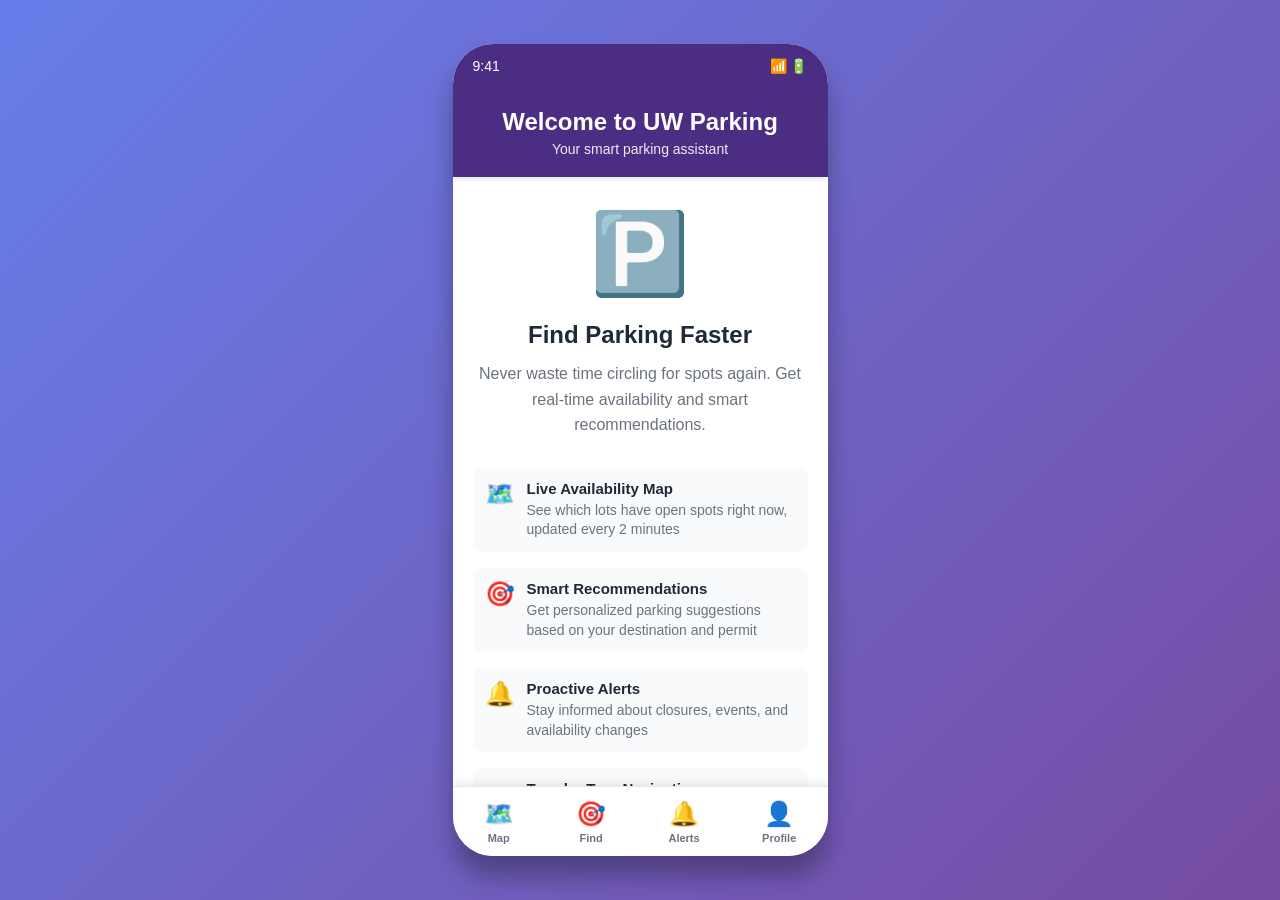
<file: index.html>
<!DOCTYPE html>
<html lang="en">
<head>
    <meta charset="UTF-8">
    <meta name="viewport" content="width=device-width, initial-scale=1.0">
    <meta name="description" content="UW Smart Parking - Real-time parking availability for University of Washington campus">
    <meta name="keywords" content="UW, parking, university, real-time, navigation">
    <meta name="author" content="Nathan Salman & Dong-Youn Lee">
    
    <title>UW Smart Parking - Find Campus Parking Fast</title>
    
    <!-- External Stylesheet -->
    <link rel="stylesheet" href="styles.css">
    
    <!-- Favicon (demo) -->
    <link rel="icon" href="data:image/svg+xml,<svg xmlns='http://www.w3.org/2000/svg' viewBox='0 0 100 100'><text y='.9em' font-size='90'>🅿️</text></svg>">
</head>
<body>
    <div class="phone-container">
        <!-- Status Bar -->
        <div class="status-bar">
            <span>9:41</span>
            <span>📶 🔋</span>
        </div>

        <!-- All Screens Container -->
        <div class="screens-container">
        <!-- ===================================
             SCREEN 1: ONBOARDING / WELCOME
             =================================== -->
        <div class="screen" id="onboarding-screen">
            <div class="header">
                <h1>Welcome to UW Parking</h1>
                <p>Your smart parking assistant</p>
            </div>
            <div class="onboarding-screen">
                <div class="onboarding-icon">🅿️</div>
                <div class="onboarding-title">Find Parking Faster</div>
                <div class="onboarding-text">
                    Never waste time circling for spots again. Get real-time availability and smart recommendations.
                </div>

                <div class="feature-list">
                    <div class="feature-item">
                        <div class="feature-icon">🗺️</div>
                        <div class="feature-content">
                            <div class="feature-title">Live Availability Map</div>
                            <div class="feature-description">See which lots have open spots right now, updated every 2 minutes</div>
                        </div>
                    </div>
                    <div class="feature-item">
                        <div class="feature-icon">🎯</div>
                        <div class="feature-content">
                            <div class="feature-title">Smart Recommendations</div>
                            <div class="feature-description">Get personalized parking suggestions based on your destination and permit</div>
                        </div>
                    </div>
                    <div class="feature-item">
                        <div class="feature-icon">🔔</div>
                        <div class="feature-content">
                            <div class="feature-title">Proactive Alerts</div>
                            <div class="feature-description">Stay informed about closures, events, and availability changes</div>
                        </div>
                    </div>
                    <div class="feature-item">
                        <div class="feature-icon">🚗</div>
                        <div class="feature-content">
                            <div class="feature-title">Turn-by-Turn Navigation</div>
                            <div class="feature-description">Get directions straight to your selected parking lot</div>
                        </div>
                    </div>
                </div>

                <button class="btn btn-primary" onclick="showScreen('home-screen')">
                    Get Started →
                </button>
                <button class="btn btn-secondary" onclick="showScreen('help-screen')">
                    View Help & FAQs
                </button>
            </div>
        </div>

        <!-- ===================================
             SCREEN 2: HELP & FAQ
             =================================== -->
        <div class="screen" id="help-screen">
            <div class="header">
                <button class="back-btn" onclick="showScreen('onboarding-screen')">← Back</button>
                <h1>Help & FAQs</h1>
                <p>Everything you need to know</p>
            </div>
            <div class="content">
                <div class="faq-section">
                    <div class="faq-title">Understanding the Map</div>
                    
                    <div class="faq-item">
                        <div class="faq-question">What do the colors mean?</div>
                        <div class="faq-answer">
                            <strong>Green:</strong> Plenty of spots available (20+ spaces)<br>
                            <strong>Yellow:</strong> Filling up fast (5-19 spaces)<br>
                            <strong>Red:</strong> Full or nearly full (0-4 spaces)<br>
                            <strong>Gray:</strong> Closed for events or maintenance
                        </div>
                    </div>

                    <div class="faq-item">
                        <div class="faq-question">What's the difference between Central and Peripheral lots?</div>
                        <div class="faq-answer">
                            <strong>Central Lots:</strong> Located near core academic buildings, shorter walk times, fill up quickly (E1, C1, N1, S1)<br><br>
                            <strong>Peripheral Lots:</strong> Located on campus edges, often have more availability, shuttle service available (W18, E5)
                        </div>
                    </div>

                    <div class="faq-item">
                        <div class="faq-question">How often is the data updated?</div>
                        <div class="faq-answer">
                            Parking availability is updated every 2 minutes using sensors at lot entrances. Look for the "Last Updated" timestamp on the map screen.
                        </div>
                    </div>
                </div>

                <div class="faq-section">
                    <div class="faq-title">About Permits & Parking</div>
                    
                    <div class="faq-item">
                        <div class="faq-question">What is a Student E Permit?</div>
                        <div class="faq-answer">
                            Student E permits allow parking in E-designated and W-designated lots. Valid Monday-Friday, 7 AM - 5 PM. Can be purchased quarterly from UW Transportation Services.
                        </div>
                    </div>

                    <div class="faq-item">
                        <div class="faq-question">What does ADA mean?</div>
                        <div class="faq-answer">
                            ADA stands for Americans with Disabilities Act. ADA spots are accessible parking spaces reserved for people with disability permits. They're wider and located close to entrances.
                        </div>
                    </div>

                    <div class="faq-item">
                        <div class="faq-question">What is EV Charging?</div>
                        <div class="faq-answer">
                            EV (Electric Vehicle) charging stations allow you to charge your electric or hybrid car while parked. Some lots have Level 2 chargers available on a first-come, first-served basis.
                        </div>
                    </div>
                </div>

                <div class="faq-section">
                    <div class="faq-title">Using the App</div>
                    
                    <div class="faq-item">
                        <div class="faq-question">How do I find parking for my class?</div>
                        <div class="faq-answer">
                            Tap "Find Parking" on the home screen, enter your building name (e.g., Kane Hall), and we'll recommend the best available lots based on walking distance and your permit type.
                        </div>
                    </div>

                    <div class="faq-item">
                        <div class="faq-question">What if my usual lot is full?</div>
                        <div class="faq-answer">
                            The app will suggest alternative nearby lots automatically. You can also check the map to see all available options with color-coded availability.
                        </div>
                    </div>

                    <div class="faq-item">
                        <div class="faq-question">Can I get alerts about my favorite lot?</div>
                        <div class="faq-answer">
                            Yes! Go to Profile → Notification Settings and enable "High demand warnings" and "Spot availability updates" to get notified about your preferred lots.
                        </div>
                    </div>
                </div>

                <button class="btn btn-primary" onclick="showScreen('home-screen')">
                    Start Using App →
                </button>
            </div>
        </div>

        <!-- ===================================
             SCREEN 3: HOME / MAP VIEW
             =================================== -->
        <div class="screen" id="home-screen">
            <div class="header">
                <h1>UW Smart Parking</h1>
                <p>Real-time parking availability</p>
            </div>

            <!-- Last Updated Timestamp -->
            <div class="last-updated">
                <span class="last-updated-icon">🔄</span>
                <span class="last-updated-text">
                    Last updated: <span class="last-updated-time">2 min ago (9:45 AM)</span>
                </span>
            </div>

            <!-- Alert Banner -->
            <div class="alert-banner">
                <span class="alert-icon">⚠️</span>
                <span class="alert-text">E18 Lot closed today for event. Use E1 or W18 instead.</span>
            </div>

            <!-- Interactive Map -->
            <div class="map-container">
                <!-- Parking Lots -->
                <div class="parking-lot lot-available" style="top: 80px; left: 40px; width: 60px; height: 50px;" 
                     onclick="showLotConfirmation('E1', 'Central')" 
                     title="E1 - 45 spots available">
                    E1<br>45 spots
                </div>
                <div class="parking-lot lot-filling" style="top: 80px; left: 120px; width: 60px; height: 50px;" 
                     onclick="showLotConfirmation('C1', 'Central')"
                     title="C1 - 12 spots available">
                    C1<br>12 spots
                </div>
                <div class="parking-lot lot-full" style="top: 80px; left: 200px; width: 60px; height: 50px;" 
                     onclick="showErrorDemo()"
                     title="N1 - Full">
                    N1<br>FULL
                </div>
                <div class="parking-lot lot-closed" style="top: 150px; left: 40px; width: 60px; height: 50px;"
                     title="E18 - Closed">
                    E18<br>CLOSED
                </div>
                <div class="parking-lot lot-available" style="top: 150px; left: 120px; width: 60px; height: 50px;" 
                     onclick="showLotConfirmation('W1', 'Central')"
                     title="W1 - 78 spots available">
                    W1<br>78 spots
                </div>
                <div class="parking-lot lot-filling" style="top: 150px; left: 200px; width: 60px; height: 50px;" 
                     onclick="showLotConfirmation('S1', 'Central')"
                     title="S1 - 8 spots available">
                    S1<br>8 spots
                </div>
                <div class="parking-lot lot-available" style="top: 220px; left: 40px; width: 60px; height: 50px;" 
                     onclick="showLotConfirmation('E5', 'Peripheral')"
                     title="E5 - 92 spots available">
                    E5<br>92 spots
                </div>
                <div class="parking-lot lot-available" style="top: 220px; left: 120px; width: 60px; height: 50px;" 
                     onclick="showLotConfirmation('W18', 'Peripheral')"
                     title="W18 - 156 spots available">
                    W18<br>156 spots
                </div>
                <div class="parking-lot lot-filling" style="top: 220px; left: 200px; width: 60px; height: 50px;" 
                     onclick="showLotConfirmation('C7', 'Central')"
                     title="C7 - 15 spots available">
                    C7<br>15 spots
                </div>

                <!-- Campus Buildings -->
                <span class="building-icon" style="top: 300px; left: 90px;" title="Kane Hall">🏛️</span>
                <span class="building-icon" style="top: 300px; left: 180px;" title="Suzzallo Library">🏢</span>
                <span class="building-icon" style="top: 320px; left: 140px;" title="Odegaard Library">🏫</span>
            </div>

            <!-- Enhanced Legend -->
            <div class="legend">
                <div class="legend-title">Map Legend</div>
                <div class="legend-grid">
                    <div class="legend-item">
                        <div class="legend-color lot-available"></div>
                        <div class="legend-details">
                            <div class="legend-label">Available</div>
                            <div class="legend-description">20+ open spots</div>
                        </div>
                    </div>
                    <div class="legend-item">
                        <div class="legend-color lot-filling"></div>
                        <div class="legend-details">
                            <div class="legend-label">Filling Up</div>
                            <div class="legend-description">5-19 spots left</div>
                        </div>
                    </div>
                    <div class="legend-item">
                        <div class="legend-color lot-full"></div>
                        <div class="legend-details">
                            <div class="legend-label">Full</div>
                            <div class="legend-description">0-4 spots remaining</div>
                        </div>
                    </div>
                    <div class="legend-item">
                        <div class="legend-color lot-closed"></div>
                        <div class="legend-details">
                            <div class="legend-label">Closed</div>
                            <div class="legend-description">Unavailable today</div>
                        </div>
                    </div>
                </div>
            </div>

            <!-- Content Area -->
            <div class="content">
                <input type="text" 
                       class="search-box" 
                       placeholder="Where are you going? (e.g., Kane Hall)" 
                       onclick="showDestinationScreen()"
                       readonly>
                
                <!-- Quick Actions -->
                <div class="quick-actions">
                    <div class="quick-action-btn" onclick="showRecommendation()">
                        <div class="quick-action-icon">🎯</div>
                        <div class="quick-action-label">Find Parking</div>
                    </div>
                    <div class="quick-action-btn" onclick="showNavigation()">
                        <div class="quick-action-icon">🚗</div>
                        <div class="quick-action-label">Navigate</div>
                    </div>
                    <div class="quick-action-btn" onclick="showNotifications()">
                        <div class="quick-action-icon">🔔</div>
                        <div class="quick-action-label">Alerts</div>
                    </div>
                    <div class="quick-action-btn" onclick="showScreen('help-screen')">
                        <div class="quick-action-icon">❓</div>
                        <div class="quick-action-label">Help</div>
                    </div>
                </div>
            </div>
        </div>

        <!-- ===================================
             SCREEN 4: DESTINATION INPUT
             =================================== -->
        <div class="screen" id="destination-screen">
            <div class="header">
                <button class="back-btn" onclick="showScreen('home-screen')">← Back</button>
                <h1>Where to?</h1>
                <p>Enter your destination building</p>
            </div>
            <div class="content">
                <input type="text" 
                       class="search-box" 
                       placeholder="Search buildings..." 
                       value="Kane Hall" 
                       style="background: #f9fafb;">
                
                <div style="margin-bottom: 20px;">
                    <h3 style="margin-bottom: 15px; color: #6b7280; font-size: 14px;">RECENT DESTINATIONS</h3>
                    
                    <div class="card" style="cursor: pointer;" onclick="showRecommendation()">
                        <div style="display: flex; align-items: center; gap: 12px;">
                            <span style="font-size: 24px;">🏛️</span>
                            <div>
                                <div style="font-weight: 600;">Kane Hall</div>
                                <div style="font-size: 12px; color: #6b7280;">Liberal Arts Quadrangle</div>
                            </div>
                        </div>
                    </div>
                    
                    <div class="card" style="cursor: pointer;">
                        <div style="display: flex; align-items: center; gap: 12px;">
                            <span style="font-size: 24px;">🔬</span>
                            <div>
                                <div style="font-weight: 600;">Sieg Hall</div>
                                <div style="font-size: 12px; color: #6b7280;">Engineering Quad</div>
                            </div>
                        </div>
                    </div>
                    
                    <div class="card" style="cursor: pointer;">
                        <div style="display: flex; align-items: center; gap: 12px;">
                            <span style="font-size: 24px;">📚</span>
                            <div>
                                <div style="font-weight: 600;">Allen Library</div>
                                <div style="font-size: 12px; color: #6b7280;">Central Campus</div>
                            </div>
                        </div>
                    </div>
                </div>

                <button class="btn btn-primary" onclick="showRecommendation()">
                    Find Best Parking →
                </button>
            </div>
        </div>

        <!-- ===================================
             SCREEN 5: RECOMMENDATIONS
             =================================== -->
        <div class="screen" id="recommendation-screen">
            <div class="header">
                <button class="back-btn" onclick="showScreen('home-screen')">← Back</button>
                <h1>Best Option</h1>
                <p>Based on your destination</p>
            </div>
            <div class="content">
                <!-- Best Recommendation -->
                <div class="card" style="border: 2px solid #4b2e83; background: linear-gradient(135deg, #f9fafb 0%, #e8f4f8 100%);">
                    <div class="card-header">
                        <div class="card-title">
                            W1 Parking Lot
                            <span class="lot-type-tag central">Central</span>
                        </div>
                        <span class="badge badge-success">78 spots</span>
                    </div>
                    <div class="info-row">
                        <span class="info-label">Walk to Kane Hall</span>
                        <span class="info-value">4 min (0.2 mi)</span>
                    </div>
                    <div class="info-row">
                        <span class="info-label">
                            Permit Type
                            <span class="help-icon">?
                                <span class="tooltip">Student E permits are valid in E and W designated lots</span>
                            </span>
                        </span>
                        <span class="info-value">✅ Student E</span>
                    </div>
                    <div class="info-row">
                        <span class="info-label">
                            Accessibility
                            <span class="help-icon">?
                                <span class="tooltip">ADA spots are wider accessible spaces near entrances</span>
                            </span>
                        </span>
                        <span class="info-value">♿ 3 ADA spots</span>
                    </div>
                    <div class="info-row">
                        <span class="info-label">Current Time</span>
                        <span class="info-value">9:47 AM</span>
                    </div>
                </div>

                <button class="btn btn-primary" onclick="showLotConfirmation('W1', 'Central')">
                    Start Navigation 🗺️
                </button>

                <!-- Other Options -->
                <h3 style="margin: 25px 0 15px 0; color: #6b7280; font-size: 14px;">OTHER OPTIONS</h3>

                <div class="card">
                    <div class="card-header">
                        <div class="card-title">
                            E1 Parking Lot
                            <span class="lot-type-tag central">Central</span>
                        </div>
                        <span class="badge badge-success">45 spots</span>
                    </div>
                    <div class="info-row">
                        <span class="info-label">Walk to Kane Hall</span>
                        <span class="info-value">6 min (0.3 mi)</span>
                    </div>
                    <div class="info-row">
                        <span class="info-label">Permit Type</span>
                        <span class="info-value">✅ Student E</span>
                    </div>
                </div>

                <div class="card">
                    <div class="card-header">
                        <div class="card-title">
                            W18 Parking Lot + Shuttle
                            <span class="lot-type-tag peripheral">Peripheral</span>
                            <span class="help-icon">?
                                <span class="tooltip">Peripheral lots are on campus edges with shuttle service</span>
                            </span>
                        </div>
                        <span class="badge badge-success">156 spots</span>
                    </div>
                    <div class="info-row">
                        <span class="info-label">Total Time to Kane Hall</span>
                        <span class="info-value">12 min (shuttle + walk)</span>
                    </div>
                    <div class="info-row">
                        <span class="info-label">Next Shuttle</span>
                        <span class="info-value">🚌 3 min away</span>
                    </div>
                </div>
            </div>
        </div>

        <!-- ===================================
             SCREEN 6: NAVIGATION
             =================================== -->
        <div class="screen" id="navigation-screen">
            <div class="header">
                <button class="back-btn" onclick="showScreen('recommendation-screen')">← Back</button>
                <h1>Navigation to W1</h1>
                <p>Follow directions below</p>
            </div>
            <div class="content">
                <!-- Route Map Visualization -->
                <div class="route-map">
                    <div class="route-line"></div>
                    <div class="route-marker start"></div>
                    <div class="route-marker end"></div>
                    <div style="position: absolute; top: 30px; font-size: 14px; font-weight: 600; color: #4b2e83;">Your Location</div>
                    <div style="position: absolute; bottom: 30px; font-size: 14px; font-weight: 600; color: #059669;">W1 Parking Lot</div>
                </div>

                <!-- Trip Summary -->
                <div class="card" style="background: #4b2e83; color: white; text-align: center;">
                    <div style="font-size: 48px; font-weight: 700; margin-bottom: 5px;">0.7 mi</div>
                    <div style="font-size: 18px; opacity: 0.9;">3 min drive</div>
                </div>

                <!-- Turn-by-Turn Steps -->
                <div class="steps-container">
                    <div class="step-item">
                        <div class="step-number">1</div>
                        <div class="step-content">
                            <div class="step-text">Head northeast on NE 45th St</div>
                            <div class="step-distance">0.2 mi</div>
                        </div>
                    </div>
                    <div class="step-item">
                        <div class="step-number">2</div>
                        <div class="step-content">
                            <div class="step-text">Turn right onto 15th Ave NE</div>
                            <div class="step-distance">0.3 mi</div>
                        </div>
                    </div>
                    <div class="step-item">
                        <div class="step-number">3</div>
                        <div class="step-content">
                            <div class="step-text">Turn left at Memorial Way NE</div>
                            <div class="step-distance">0.1 mi</div>
                        </div>
                    </div>
                    <div class="step-item">
                        <div class="step-number">4</div>
                        <div class="step-content">
                            <div class="step-text">Arrive at W1 Parking Lot (left side)</div>
                            <div class="step-distance">Destination</div>
                        </div>
                    </div>
                </div>

                <button class="btn btn-primary" style="margin-top: 15px;">
                    Open in Google Maps 📍
                </button>
            </div>
        </div>

        <!-- ===================================
             SCREEN 7: LOT DETAIL
             =================================== -->
        <div class="screen" id="lot-detail-screen">
            <div class="header">
                <button class="back-btn" onclick="showScreen('home-screen')">← Back</button>
                <h1>W1 Parking Lot</h1>
                <p>West Campus - Central</p>
            </div>
            <div class="content">
                <!-- Availability Banner -->
                <div class="card" style="background: linear-gradient(135deg, #4ade80 0%, #22c55e 100%); color: white;">
                    <div style="text-align: center;">
                        <div style="font-size: 64px; font-weight: 700; margin-bottom: 5px;">78</div>
                        <div style="font-size: 20px; opacity: 0.95;">spots available</div>
                        <div style="font-size: 14px; opacity: 0.85; margin-top: 8px;">Updated 2 min ago</div>
                    </div>
                </div>

                <!-- Lot Information -->
                <div class="card">
                    <h3 style="margin-bottom: 15px; font-size: 16px;">Lot Information</h3>
                    <div class="info-row">
                        <span class="info-label">Total Capacity</span>
                        <span class="info-value">220 spaces</span>
                    </div>
                    <div class="info-row">
                        <span class="info-label">Current Occupancy</span>
                        <span class="info-value">64% (142/220)</span>
                    </div>
                    <div class="info-row">
                        <span class="info-label">
                            ADA Spots Available
                            <span class="help-icon">?
                                <span class="tooltip">ADA = Americans with Disabilities Act accessible spaces</span>
                            </span>
                        </span>
                        <span class="info-value">♿ 3 of 8</span>
                    </div>
                    <div class="info-row">
                        <span class="info-label">
                            EV Charging
                            <span class="help-icon">?
                                <span class="tooltip">EV = Electric Vehicle charging stations (Level 2)</span>
                            </span>
                        </span>
                        <span class="info-value">⚡ 2 stations</span>
                    </div>
                    <div class="info-row">
                        <span class="info-label">Shuttle Stop</span>
                        <span class="info-value">✅ Yes</span>
                    </div>
                </div>

                <!-- Permitted Groups -->
                <div class="card">
                    <h3 style="margin-bottom: 15px; font-size: 16px;">Permitted Groups</h3>
                    <div style="display: flex; flex-wrap: wrap; gap: 8px;">
                        <span class="badge badge-success">Student E</span>
                        <span class="badge badge-success">Staff</span>
                        <span class="badge badge-success">Faculty</span>
                        <span class="badge badge-success">Visitor</span>
                    </div>
                </div>

                <!-- Typical Availability -->
                <div class="card">
                    <h3 style="margin-bottom: 15px; font-size: 16px;">Typical Availability</h3>
                    <div style="font-size: 13px; color: #6b7280; line-height: 1.6;">
                        <div style="margin-bottom: 8px;"><strong>8-10 AM:</strong> Usually fills up quickly</div>
                        <div style="margin-bottom: 8px;"><strong>10 AM-2 PM:</strong> Typically at capacity</div>
                        <div style="margin-bottom: 8px;"><strong>2-5 PM:</strong> Spots start opening up</div>
                        <div><strong>After 5 PM:</strong> Usually plenty of space</div>
                    </div>
                </div>

                <button class="btn btn-primary" onclick="showLotConfirmation('W1', 'Central')">
                    Navigate Here 🅿️
                </button>
            </div>
        </div>

        <!-- ===================================
             SCREEN 8: ERROR STATE
             =================================== -->
        <div class="screen" id="error-screen">
            <div class="header">
                <button class="back-btn" onclick="showScreen('home-screen')">← Back</button>
                <h1>Parking Update</h1>
                <p>Real-time information</p>
            </div>
            <div class="content">
                <!-- Error Banner with Alternative Suggestions -->
                <div class="error-banner">
                    <div class="error-icon">⚠️</div>
                    <div class="error-content">
                        <div class="error-title">N1 Lot Just Filled Up</div>
                        <div class="error-text">
                            This lot became full while you were navigating. Don't worry—we found nearby alternatives for you!
                        </div>
                        <button class="error-action" onclick="showRecommendation()">View Alternatives</button>
                    </div>
                </div>

                <h3 style="margin: 20px 0 15px 0; color: #1f2937; font-size: 16px; font-weight: 600;">Available Nearby Lots</h3>

                <!-- Alternative Options -->
                <div class="card">
                    <div class="card-header">
                        <div class="card-title">
                            C1 Parking Lot
                            <span class="lot-type-tag central">Central</span>
                        </div>
                        <span class="badge badge-warning">12 spots</span>
                    </div>
                    <div class="info-row">
                        <span class="info-label">Distance from N1</span>
                        <span class="info-value">2 min walk</span>
                    </div>
                    <div class="info-row">
                        <span class="info-label">Permit Type</span>
                        <span class="info-value">✅ Your permit works</span>
                    </div>
                </div>

                <div class="card">
                    <div class="card-header">
                        <div class="card-title">
                            E1 Parking Lot
                            <span class="lot-type-tag central">Central</span>
                        </div>
                        <span class="badge badge-success">45 spots</span>
                    </div>
                    <div class="info-row">
                        <span class="info-label">Distance from N1</span>
                        <span class="info-value">4 min walk</span>
                    </div>
                    <div class="info-row">
                        <span class="info-label">Permit Type</span>
                        <span class="info-value">✅ Your permit works</span>
                    </div>
                </div>

                <button class="btn btn-primary" onclick="showScreen('home-screen')">
                    Return to Map
                </button>
            </div>
        </div>

        <!-- ===================================
             SCREEN 9: NOTIFICATIONS
             =================================== -->
        <div class="screen" id="notifications-screen">
            <div class="header">
                <button class="back-btn" onclick="showScreen('home-screen')">← Back</button>
                <h1>Notifications</h1>
                <p>Stay updated on parking</p>
            </div>
            <div class="content">
                <div class="notification-item">
                    <div class="notification-icon">⚠️</div>
                    <div class="notification-content">
                        <div class="notification-title">Lot Closure Alert</div>
                        <div class="notification-text">E18 Lot will be closed today from 8 AM - 6 PM for a campus event. Use E1 or W18 as alternatives.</div>
                        <div class="notification-time">Today, 7:30 AM</div>
                    </div>
                </div>

                <div class="notification-item">
                    <div class="notification-icon">📊</div>
                    <div class="notification-content">
                        <div class="notification-title">High Demand Warning</div>
                        <div class="notification-text">Your usual lot (C1) is filling up quickly. Consider arriving early or using W1 instead.</div>
                        <div class="notification-time">Today, 9:15 AM</div>
                    </div>
                </div>

                <div class="notification-item">
                    <div class="notification-icon">🚌</div>
                    <div class="notification-content">
                        <div class="notification-title">Shuttle Update</div>
                        <div class="notification-text">W18 shuttle running on schedule. Next arrival at your stop in 5 minutes.</div>
                        <div class="notification-time">Today, 9:42 AM</div>
                    </div>
                </div>

                <div class="notification-item">
                    <div class="notification-icon">✅</div>
                    <div class="notification-content">
                        <div class="notification-title">Spots Now Available</div>
                        <div class="notification-text">E1 Lot now has 45+ spots available. Good time to head to campus!</div>
                        <div class="notification-time">Today, 8:50 AM</div>
                    </div>
                </div>

                <div class="notification-item">
                    <div class="notification-icon">🏗️</div>
                    <div class="notification-content">
                        <div class="notification-title">Construction Notice</div>
                        <div class="notification-text">S1 Lot will have reduced capacity (50 spots) next week due to maintenance work.</div>
                        <div class="notification-time">Yesterday, 4:20 PM</div>
                    </div>
                </div>

                <div class="notification-item">
                    <div class="notification-icon">🎓</div>
                    <div class="notification-content">
                        <div class="notification-title">Event Parking Info</div>
                        <div class="notification-text">Football game this Saturday. Reserve parking opens Monday at 9 AM. Campus lots will have restricted access 2-6 PM.</div>
                        <div class="notification-time">2 days ago</div>
                    </div>
                </div>
            </div>
        </div>

        <!-- ===================================
             SCREEN 10: PROFILE
             =================================== -->
        <div class="screen" id="profile-screen">
            <div class="header">
                <button class="back-btn" onclick="showScreen('home-screen')">← Back</button>
                <h1>My Profile</h1>
                <p>Parking preferences & info</p>
            </div>
            <div class="content">
                <!-- Permit Card -->
                <div class="permit-card">
                    <div class="permit-type">PERMIT TYPE</div>
                    <div class="permit-name">Student E Permit</div>
                    <div class="permit-info">
                        <div>
                            <div style="opacity: 0.8; font-size: 12px; margin-bottom: 2px;">Expires</div>
                            <div style="font-weight: 600;">March 31, 2026</div>
                        </div>
                        <div>
                            <div style="opacity: 0.8; font-size: 12px; margin-bottom: 2px;">Valid In</div>
                            <div style="font-weight: 600;">E & W Lots</div>
                        </div>
                    </div>
                </div>

                <!-- Saved Destinations -->
                <div class="card">
                    <h3 style="margin-bottom: 15px; font-size: 16px;">Saved Destinations</h3>
                    <div class="info-row">
                        <span class="info-label">📍 Primary Building</span>
                        <span class="info-value">Kane Hall</span>
                    </div>
                    <div class="info-row">
                        <span class="info-label">🅿️ Preferred Lot</span>
                        <span class="info-value">W1</span>
                    </div>
                    <div class="info-row">
                        <span class="info-label">🕐 Typical Arrival</span>
                        <span class="info-value">9:30-10:00 AM</span>
                    </div>
                </div>

                <!-- Critical Alerts -->
                <div class="settings-section">
                    <div class="settings-section-title">Critical Alerts</div>
                    <div class="card" style="padding: 0;">
                        <div class="settings-item">
                            <span style="font-size: 14px;">Lot closure alerts</span>
                            <div class="toggle active" onclick="this.classList.toggle('active')">
                                <div class="toggle-slider"></div>
                            </div>
                        </div>
                        <div class="settings-item">
                            <span style="font-size: 14px;">High demand warnings</span>
                            <div class="toggle active" onclick="this.classList.toggle('active')">
                                <div class="toggle-slider"></div>
                            </div>
                        </div>
                        <div class="settings-item">
                            <span style="font-size: 14px;">Event parking notices</span>
                            <div class="toggle active" onclick="this.classList.toggle('active')">
                                <div class="toggle-slider"></div>
                            </div>
                        </div>
                    </div>
                </div>

                <!-- Optional Updates -->
                <div class="settings-section">
                    <div class="settings-section-title">Optional Updates</div>
                    <div class="card" style="padding: 0;">
                        <div class="settings-item">
                            <span style="font-size: 14px;">Spot availability updates</span>
                            <div class="toggle active" onclick="this.classList.toggle('active')">
                                <div class="toggle-slider"></div>
                            </div>
                        </div>
                        <div class="settings-item">
                            <span style="font-size: 14px;">Construction updates</span>
                            <div class="toggle" onclick="this.classList.toggle('active')">
                                <div class="toggle-slider"></div>
                            </div>
                        </div>
                    </div>
                </div>

                <!-- Accessibility Options -->
                <div class="settings-section">
                    <div class="settings-section-title">Accessibility Options</div>
                    <div class="card" style="padding: 0;">
                        <div class="settings-item">
                            <span style="font-size: 14px;">Show ADA spots only</span>
                            <div class="toggle" onclick="this.classList.toggle('active')">
                                <div class="toggle-slider"></div>
                            </div>
                        </div>
                        <div class="settings-item">
                            <span style="font-size: 14px;">Prioritize covered parking</span>
                            <div class="toggle" onclick="this.classList.toggle('active')">
                                <div class="toggle-slider"></div>
                            </div>
                        </div>
                        <div class="settings-item">
                            <span style="font-size: 14px;">Include shuttle options</span>
                            <div class="toggle active" onclick="this.classList.toggle('active')">
                                <div class="toggle-slider"></div>
                            </div>
                        </div>
                    </div>
                </div>

                <button class="btn btn-secondary" style="margin-top: 20px;">Edit Profile</button>
                <button class="btn btn-secondary" onclick="showScreen('help-screen')">Help & FAQs</button>
            </div>
            </div>
        </div>
        <!-- End Screens Container -->

        <!-- BOTTOM NAVIGATION BAR -->
        <div class="nav-bar">
            <div class="nav-item" onclick="showScreen('home-screen')">
                <div class="nav-icon">🗺️</div>
                <div class="nav-label">Map</div>
            </div>
            <div class="nav-item" onclick="showDestinationScreen()">
                <div class="nav-icon">🎯</div>
                <div class="nav-label">Find</div>
            </div>
            <div class="nav-item" onclick="showNotifications()">
                <div class="nav-icon">🔔</div>
                <div class="nav-label">Alerts</div>
            </div>
            <div class="nav-item" onclick="showProfile()">
                <div class="nav-icon">👤</div>
                <div class="nav-label">Profile</div>
            </div>
        </div>
    </div>
    <!-- End Phone Container -->

    <!-- CONFIRMATION MODAL -->
    <div class="modal-overlay" id="confirmation-modal">
        <div class="modal">
            <div class="modal-title">Navigate to <span id="modal-lot-name"></span>?</div>
            <div class="modal-content">
                This is a <strong><span id="modal-lot-type"></span> Lot</strong>. It currently has spots available and is valid for your Student E Permit.
                <br><br>
                Start navigation to this lot?
            </div>
            <div class="modal-actions">
                <button class="modal-btn modal-btn-cancel" onclick="closeModal()">Cancel</button>
                <button class="modal-btn modal-btn-confirm" onclick="confirmNavigation()">Yes, Navigate</button>
            </div>
        </div>
    </div>

    <!-- External JavaScript -->
    <script src="app.js"></script>
</body>
</html>
</file>
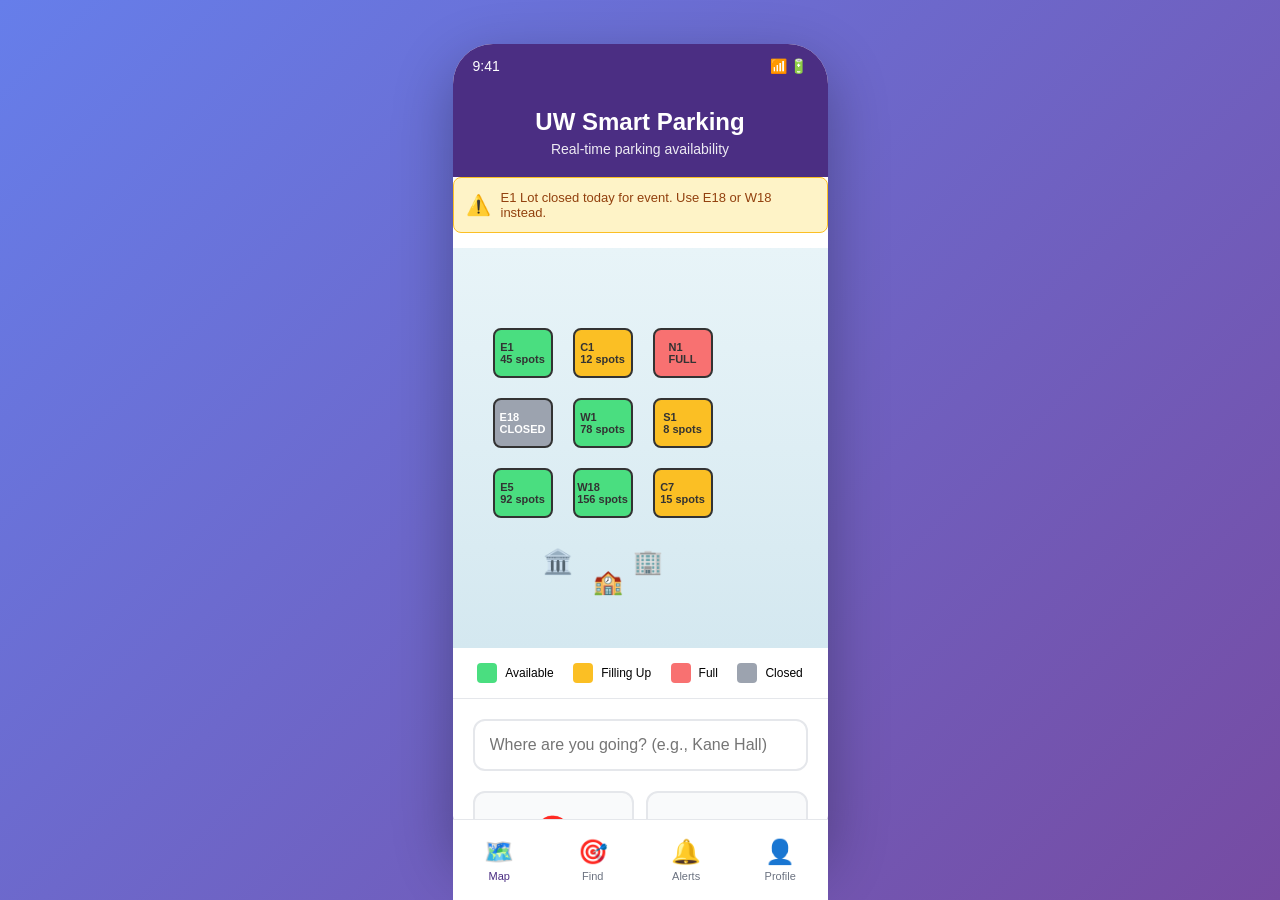
<file: UW_Smart_Parking_Prototype.html>
<!DOCTYPE html>
<html lang="en">
<head>
    <meta charset="UTF-8">
    <meta name="viewport" content="width=device-width, initial-scale=1.0">
    <title>UW Smart Parking - Prototype</title>
    <style>
        * {
            margin: 0;
            padding: 0;
            box-sizing: border-box;
        }

        body {
            font-family: -apple-system, BlinkMacSystemFont, 'Segoe UI', Roboto, 'Helvetica Neue', Arial, sans-serif;
            background: linear-gradient(135deg, #667eea 0%, #764ba2 100%);
            display: flex;
            justify-content: center;
            align-items: center;
            min-height: 100vh;
            padding: 20px;
        }

        .phone-container {
            width: 375px;
            height: 812px;
            background: white;
            border-radius: 40px;
            box-shadow: 0 20px 60px rgba(0,0,0,0.3);
            overflow: hidden;
            position: relative;
        }

        .status-bar {
            height: 44px;
            background: #4b2e83;
            display: flex;
            justify-content: space-between;
            align-items: center;
            padding: 0 20px;
            color: white;
            font-size: 14px;
        }

        .screen {
            display: none;
            height: calc(100% - 44px);
            overflow-y: auto;
        }

        .screen.active {
            display: block;
        }

        .header {
            background: #4b2e83;
            color: white;
            padding: 20px;
            text-align: center;
        }

        .header h1 {
            font-size: 24px;
            margin-bottom: 5px;
        }

        .header p {
            font-size: 14px;
            opacity: 0.9;
        }

        .back-btn {
            position: absolute;
            left: 20px;
            top: 20px;
            background: rgba(255,255,255,0.2);
            border: none;
            color: white;
            padding: 8px 15px;
            border-radius: 20px;
            cursor: pointer;
            font-size: 14px;
        }

        .map-container {
            width: 100%;
            height: 400px;
            background: linear-gradient(180deg, #e8f4f8 0%, #d4e8f0 100%);
            position: relative;
            overflow: hidden;
        }

        .parking-lot {
            position: absolute;
            border: 2px solid #333;
            border-radius: 8px;
            display: flex;
            align-items: center;
            justify-content: center;
            font-size: 11px;
            font-weight: bold;
            color: #333;
            cursor: pointer;
            transition: transform 0.2s;
        }

        .parking-lot:hover {
            transform: scale(1.05);
        }

        .lot-available {
            background: #4ade80;
        }

        .lot-filling {
            background: #fbbf24;
        }

        .lot-full {
            background: #f87171;
        }

        .lot-closed {
            background: #9ca3af;
            color: white;
        }

        .legend {
            display: flex;
            justify-content: space-around;
            padding: 15px;
            background: white;
            border-bottom: 1px solid #e5e7eb;
        }

        .legend-item {
            display: flex;
            align-items: center;
            gap: 8px;
            font-size: 12px;
        }

        .legend-color {
            width: 20px;
            height: 20px;
            border-radius: 4px;
        }

        .content {
            padding: 20px;
        }

        .search-box {
            width: 100%;
            padding: 15px;
            border: 2px solid #e5e7eb;
            border-radius: 12px;
            font-size: 16px;
            margin-bottom: 20px;
        }

        .search-box:focus {
            outline: none;
            border-color: #4b2e83;
        }

        .btn {
            width: 100%;
            padding: 16px;
            border: none;
            border-radius: 12px;
            font-size: 16px;
            font-weight: 600;
            cursor: pointer;
            transition: all 0.3s;
            margin-bottom: 10px;
        }

        .btn-primary {
            background: #4b2e83;
            color: white;
        }

        .btn-primary:hover {
            background: #3a2366;
        }

        .btn-secondary {
            background: #e5e7eb;
            color: #333;
        }

        .card {
            background: white;
            border: 1px solid #e5e7eb;
            border-radius: 12px;
            padding: 16px;
            margin-bottom: 15px;
            box-shadow: 0 2px 4px rgba(0,0,0,0.05);
        }

        .card-header {
            display: flex;
            justify-content: space-between;
            align-items: center;
            margin-bottom: 12px;
        }

        .card-title {
            font-size: 18px;
            font-weight: 600;
            color: #1f2937;
        }

        .badge {
            padding: 6px 12px;
            border-radius: 20px;
            font-size: 12px;
            font-weight: 600;
        }

        .badge-success {
            background: #d1fae5;
            color: #065f46;
        }

        .badge-warning {
            background: #fef3c7;
            color: #92400e;
        }

        .badge-danger {
            background: #fee2e2;
            color: #991b1b;
        }

        .info-row {
            display: flex;
            justify-content: space-between;
            padding: 8px 0;
            border-bottom: 1px solid #f3f4f6;
        }

        .info-row:last-child {
            border-bottom: none;
        }

        .info-label {
            color: #6b7280;
            font-size: 14px;
        }

        .info-value {
            color: #1f2937;
            font-weight: 600;
            font-size: 14px;
        }

        .notification-item {
            display: flex;
            gap: 12px;
            padding: 16px;
            background: white;
            border-radius: 12px;
            margin-bottom: 12px;
            border-left: 4px solid #4b2e83;
        }

        .notification-icon {
            width: 40px;
            height: 40px;
            background: #4b2e83;
            border-radius: 50%;
            display: flex;
            align-items: center;
            justify-content: center;
            color: white;
            font-size: 20px;
            flex-shrink: 0;
        }

        .notification-content {
            flex: 1;
        }

        .notification-title {
            font-weight: 600;
            margin-bottom: 4px;
            color: #1f2937;
        }

        .notification-text {
            font-size: 14px;
            color: #6b7280;
            margin-bottom: 4px;
        }

        .notification-time {
            font-size: 12px;
            color: #9ca3af;
        }

        .nav-bar {
            position: fixed;
            bottom: 0;
            width: 375px;
            background: white;
            border-top: 1px solid #e5e7eb;
            display: flex;
            justify-content: space-around;
            padding: 10px 0;
        }

        .nav-item {
            display: flex;
            flex-direction: column;
            align-items: center;
            gap: 4px;
            cursor: pointer;
            padding: 8px 20px;
            color: #6b7280;
            transition: color 0.3s;
        }

        .nav-item.active {
            color: #4b2e83;
        }

        .nav-icon {
            font-size: 24px;
        }

        .nav-label {
            font-size: 11px;
        }

        .quick-actions {
            display: grid;
            grid-template-columns: 1fr 1fr;
            gap: 12px;
            margin-bottom: 20px;
        }

        .quick-action-btn {
            padding: 20px;
            background: #f9fafb;
            border: 2px solid #e5e7eb;
            border-radius: 12px;
            text-align: center;
            cursor: pointer;
            transition: all 0.3s;
        }

        .quick-action-btn:hover {
            background: #f3f4f6;
            border-color: #4b2e83;
        }

        .quick-action-icon {
            font-size: 32px;
            margin-bottom: 8px;
        }

        .quick-action-label {
            font-size: 14px;
            font-weight: 600;
            color: #1f2937;
        }

        .route-map {
            width: 100%;
            height: 300px;
            background: linear-gradient(135deg, #e8f4f8 0%, #d4e8f0 100%);
            border-radius: 12px;
            margin-bottom: 20px;
            display: flex;
            align-items: center;
            justify-content: center;
            position: relative;
            overflow: hidden;
        }

        .route-line {
            position: absolute;
            width: 4px;
            height: 200px;
            background: linear-gradient(180deg, #4b2e83 0%, #764ba2 50%, #4ade80 100%);
            top: 50px;
            left: 50%;
            transform: translateX(-50%);
            border-radius: 2px;
        }

        .route-marker {
            position: absolute;
            width: 30px;
            height: 30px;
            background: white;
            border: 3px solid #4b2e83;
            border-radius: 50%;
            left: 50%;
            transform: translateX(-50%);
        }

        .route-marker.start {
            top: 40px;
            background: #4b2e83;
        }

        .route-marker.end {
            bottom: 40px;
            background: #4ade80;
        }

        .steps-container {
            background: #f9fafb;
            border-radius: 12px;
            padding: 16px;
        }

        .step-item {
            display: flex;
            gap: 12px;
            padding: 12px 0;
            border-bottom: 1px solid #e5e7eb;
        }

        .step-item:last-child {
            border-bottom: none;
        }

        .step-number {
            width: 30px;
            height: 30px;
            background: #4b2e83;
            color: white;
            border-radius: 50%;
            display: flex;
            align-items: center;
            justify-content: center;
            font-weight: 600;
            flex-shrink: 0;
        }

        .step-content {
            flex: 1;
        }

        .step-text {
            font-size: 14px;
            color: #1f2937;
            margin-bottom: 2px;
        }

        .step-distance {
            font-size: 12px;
            color: #6b7280;
        }

        .permit-card {
            background: linear-gradient(135deg, #4b2e83 0%, #764ba2 100%);
            color: white;
            border-radius: 12px;
            padding: 20px;
            margin-bottom: 20px;
        }

        .permit-type {
            font-size: 12px;
            opacity: 0.9;
            margin-bottom: 4px;
        }

        .permit-name {
            font-size: 24px;
            font-weight: 700;
            margin-bottom: 16px;
        }

        .permit-info {
            display: flex;
            justify-content: space-between;
            font-size: 14px;
        }

        .settings-item {
            display: flex;
            justify-content: space-between;
            align-items: center;
            padding: 16px 0;
            border-bottom: 1px solid #e5e7eb;
        }

        .settings-item:last-child {
            border-bottom: none;
        }

        .toggle {
            width: 50px;
            height: 28px;
            background: #e5e7eb;
            border-radius: 14px;
            position: relative;
            cursor: pointer;
            transition: background 0.3s;
        }

        .toggle.active {
            background: #4ade80;
        }

        .toggle-slider {
            width: 24px;
            height: 24px;
            background: white;
            border-radius: 50%;
            position: absolute;
            top: 2px;
            left: 2px;
            transition: left 0.3s;
        }

        .toggle.active .toggle-slider {
            left: 24px;
        }

        .building-icon {
            position: absolute;
            font-size: 24px;
        }

        .alert-banner {
            background: #fef3c7;
            border: 1px solid #fbbf24;
            border-radius: 8px;
            padding: 12px;
            margin-bottom: 15px;
            display: flex;
            align-items: center;
            gap: 10px;
        }

        .alert-icon {
            font-size: 20px;
            color: #92400e;
        }

        .alert-text {
            flex: 1;
            font-size: 13px;
            color: #92400e;
        }
    </style>
</head>
<body>
    <div class="phone-container">
        <!-- Status Bar -->
        <div class="status-bar">
            <span>9:41</span>
            <span>📶 🔋</span>
        </div>

        <!-- Screen 1: Home / Map View -->
        <div class="screen active" id="home-screen">
            <div class="header">
                <h1>UW Smart Parking</h1>
                <p>Real-time parking availability</p>
            </div>

            <div class="alert-banner">
                <span class="alert-icon">⚠️</span>
                <span class="alert-text">E1 Lot closed today for event. Use E18 or W18 instead.</span>
            </div>

            <div class="map-container">
                <!-- Parking Lots on Map -->
                <div class="parking-lot lot-available" style="top: 80px; left: 40px; width: 60px; height: 50px;" onclick="showLotDetail('E1')">
                    E1<br>45 spots
                </div>
                <div class="parking-lot lot-filling" style="top: 80px; left: 120px; width: 60px; height: 50px;" onclick="showLotDetail('C1')">
                    C1<br>12 spots
                </div>
                <div class="parking-lot lot-full" style="top: 80px; left: 200px; width: 60px; height: 50px;" onclick="showLotDetail('N1')">
                    N1<br>FULL
                </div>
                <div class="parking-lot lot-closed" style="top: 150px; left: 40px; width: 60px; height: 50px;">
                    E18<br>CLOSED
                </div>
                <div class="parking-lot lot-available" style="top: 150px; left: 120px; width: 60px; height: 50px;" onclick="showLotDetail('W1')">
                    W1<br>78 spots
                </div>
                <div class="parking-lot lot-filling" style="top: 150px; left: 200px; width: 60px; height: 50px;" onclick="showLotDetail('S1')">
                    S1<br>8 spots
                </div>
                <div class="parking-lot lot-available" style="top: 220px; left: 40px; width: 60px; height: 50px;" onclick="showLotDetail('E5')">
                    E5<br>92 spots
                </div>
                <div class="parking-lot lot-available" style="top: 220px; left: 120px; width: 60px; height: 50px;" onclick="showLotDetail('W18')">
                    W18<br>156 spots
                </div>
                <div class="parking-lot lot-filling" style="top: 220px; left: 200px; width: 60px; height: 50px;" onclick="showLotDetail('C7')">
                    C7<br>15 spots
                </div>

                <!-- Campus Buildings -->
                <span class="building-icon" style="top: 300px; left: 90px;">🏛️</span>
                <span class="building-icon" style="top: 300px; left: 180px;">🏢</span>
                <span class="building-icon" style="top: 320px; left: 140px;">🏫</span>
            </div>

            <div class="legend">
                <div class="legend-item">
                    <div class="legend-color lot-available"></div>
                    <span>Available</span>
                </div>
                <div class="legend-item">
                    <div class="legend-color lot-filling"></div>
                    <span>Filling Up</span>
                </div>
                <div class="legend-item">
                    <div class="legend-color lot-full"></div>
                    <span>Full</span>
                </div>
                <div class="legend-item">
                    <div class="legend-color lot-closed"></div>
                    <span>Closed</span>
                </div>
            </div>

            <div class="content">
                <input type="text" class="search-box" placeholder="Where are you going? (e.g., Kane Hall)" onclick="showDestinationScreen()">
                
                <div class="quick-actions">
                    <div class="quick-action-btn" onclick="showRecommendation()">
                        <div class="quick-action-icon">🎯</div>
                        <div class="quick-action-label">Find Parking</div>
                    </div>
                    <div class="quick-action-btn" onclick="showNavigation()">
                        <div class="quick-action-icon">🚗</div>
                        <div class="quick-action-label">Navigate</div>
                    </div>
                    <div class="quick-action-btn" onclick="showNotifications()">
                        <div class="quick-action-icon">🔔</div>
                        <div class="quick-action-label">Alerts</div>
                    </div>
                    <div class="quick-action-btn" onclick="showProfile()">
                        <div class="quick-action-icon">👤</div>
                        <div class="quick-action-label">Profile</div>
                    </div>
                </div>
            </div>
        </div>

        <!-- Screen 2: Destination Input -->
        <div class="screen" id="destination-screen">
            <div class="header">
                <button class="back-btn" onclick="showScreen('home-screen')">← Back</button>
                <h1>Where to?</h1>
                <p>Enter your destination building</p>
            </div>
            <div class="content">
                <input type="text" class="search-box" placeholder="Search buildings..." value="Kane Hall" style="background: #f9fafb;">
                
                <div style="margin-bottom: 20px;">
                    <h3 style="margin-bottom: 15px; color: #6b7280; font-size: 14px;">RECENT DESTINATIONS</h3>
                    <div class="card" style="cursor: pointer;" onclick="showRecommendation()">
                        <div style="display: flex; align-items: center; gap: 12px;">
                            <span style="font-size: 24px;">🏛️</span>
                            <div>
                                <div style="font-weight: 600;">Kane Hall</div>
                                <div style="font-size: 12px; color: #6b7280;">Liberal Arts Quadrangle</div>
                            </div>
                        </div>
                    </div>
                    <div class="card" style="cursor: pointer;">
                        <div style="display: flex; align-items: center; gap: 12px;">
                            <span style="font-size: 24px;">🔬</span>
                            <div>
                                <div style="font-weight: 600;">Sieg Hall</div>
                                <div style="font-size: 12px; color: #6b7280;">Engineering Quad</div>
                            </div>
                        </div>
                    </div>
                    <div class="card" style="cursor: pointer;">
                        <div style="display: flex; align-items: center; gap: 12px;">
                            <span style="font-size: 24px;">📚</span>
                            <div>
                                <div style="font-weight: 600;">Allen Library</div>
                                <div style="font-size: 12px; color: #6b7280;">Central Campus</div>
                            </div>
                        </div>
                    </div>
                </div>

                <button class="btn btn-primary" onclick="showRecommendation()">Find Best Parking →</button>
            </div>
        </div>

        <!-- Screen 3: Parking Recommendation -->
        <div class="screen" id="recommendation-screen">
            <div class="header">
                <button class="back-btn" onclick="showScreen('home-screen')">← Back</button>
                <h1>Best Option</h1>
                <p>Based on your destination</p>
            </div>
            <div class="content">
                <div class="card" style="border: 2px solid #4b2e83; background: linear-gradient(135deg, #f9fafb 0%, #e8f4f8 100%);">
                    <div class="card-header">
                        <div class="card-title">W1 Parking Lot</div>
                        <span class="badge badge-success">78 spots</span>
                    </div>
                    <div class="info-row">
                        <span class="info-label">Walk to Kane Hall</span>
                        <span class="info-value">4 min (0.2 mi)</span>
                    </div>
                    <div class="info-row">
                        <span class="info-label">Permit Type</span>
                        <span class="info-value">✅ Student E</span>
                    </div>
                    <div class="info-row">
                        <span class="info-label">Accessibility</span>
                        <span class="info-value">♿ 3 ADA spots</span>
                    </div>
                    <div class="info-row">
                        <span class="info-label">Current Time</span>
                        <span class="info-value">9:47 AM</span>
                    </div>
                </div>

                <button class="btn btn-primary" onclick="showNavigation()">Start Navigation 🗺️</button>

                <h3 style="margin: 25px 0 15px 0; color: #6b7280; font-size: 14px;">OTHER OPTIONS</h3>

                <div class="card">
                    <div class="card-header">
                        <div class="card-title">E1 Parking Lot</div>
                        <span class="badge badge-success">45 spots</span>
                    </div>
                    <div class="info-row">
                        <span class="info-label">Walk to Kane Hall</span>
                        <span class="info-value">6 min (0.3 mi)</span>
                    </div>
                    <div class="info-row">
                        <span class="info-label">Permit Type</span>
                        <span class="info-value">✅ Student E</span>
                    </div>
                </div>

                <div class="card">
                    <div class="card-header">
                        <div class="card-title">W18 Parking Lot + Shuttle</div>
                        <span class="badge badge-success">156 spots</span>
                    </div>
                    <div class="info-row">
                        <span class="info-label">Total Time to Kane Hall</span>
                        <span class="info-value">12 min (shuttle + walk)</span>
                    </div>
                    <div class="info-row">
                        <span class="info-label">Next Shuttle</span>
                        <span class="info-value">🚌 3 min away</span>
                    </div>
                </div>
            </div>
        </div>

        <!-- Screen 4: Navigation -->
        <div class="screen" id="navigation-screen">
            <div class="header">
                <button class="back-btn" onclick="showScreen('recommendation-screen')">← Back</button>
                <h1>Navigation to W1</h1>
                <p>Follow directions below</p>
            </div>
            <div class="content">
                <div class="route-map">
                    <div class="route-line"></div>
                    <div class="route-marker start"></div>
                    <div class="route-marker end"></div>
                    <div style="position: absolute; top: 30px; font-size: 14px; font-weight: 600; color: #4b2e83;">Your Location</div>
                    <div style="position: absolute; bottom: 30px; font-size: 14px; font-weight: 600; color: #059669;">W1 Parking Lot</div>
                </div>

                <div class="card" style="background: #4b2e83; color: white; text-align: center;">
                    <div style="font-size: 48px; font-weight: 700; margin-bottom: 5px;">0.7 mi</div>
                    <div style="font-size: 18px; opacity: 0.9;">3 min drive</div>
                </div>

                <div class="steps-container">
                    <div class="step-item">
                        <div class="step-number">1</div>
                        <div class="step-content">
                            <div class="step-text">Head northeast on NE 45th St</div>
                            <div class="step-distance">0.2 mi</div>
                        </div>
                    </div>
                    <div class="step-item">
                        <div class="step-number">2</div>
                        <div class="step-content">
                            <div class="step-text">Turn right onto 15th Ave NE</div>
                            <div class="step-distance">0.3 mi</div>
                        </div>
                    </div>
                    <div class="step-item">
                        <div class="step-number">3</div>
                        <div class="step-content">
                            <div class="step-text">Turn left at Memorial Way NE</div>
                            <div class="step-distance">0.1 mi</div>
                        </div>
                    </div>
                    <div class="step-item">
                        <div class="step-number">4</div>
                        <div class="step-content">
                            <div class="step-text">Arrive at W1 Parking Lot (left side)</div>
                            <div class="step-distance">Destination</div>
                        </div>
                    </div>
                </div>

                <button class="btn btn-primary" style="margin-top: 15px;">Open in Google Maps 📍</button>
            </div>
        </div>

        <!-- Screen 5: Lot Detail -->
        <div class="screen" id="lot-detail-screen">
            <div class="header">
                <button class="back-btn" onclick="showScreen('home-screen')">← Back</button>
                <h1>W1 Parking Lot</h1>
                <p>West Campus</p>
            </div>
            <div class="content">
                <div class="card" style="background: linear-gradient(135deg, #4ade80 0%, #22c55e 100%); color: white;">
                    <div style="text-align: center;">
                        <div style="font-size: 64px; font-weight: 700; margin-bottom: 5px;">78</div>
                        <div style="font-size: 20px; opacity: 0.95;">spots available</div>
                        <div style="font-size: 14px; opacity: 0.85; margin-top: 8px;">Updated 2 min ago</div>
                    </div>
                </div>

                <div class="card">
                    <h3 style="margin-bottom: 15px; font-size: 16px;">Lot Information</h3>
                    <div class="info-row">
                        <span class="info-label">Total Capacity</span>
                        <span class="info-value">220 spaces</span>
                    </div>
                    <div class="info-row">
                        <span class="info-label">Current Occupancy</span>
                        <span class="info-value">64% (142/220)</span>
                    </div>
                    <div class="info-row">
                        <span class="info-label">ADA Spots Available</span>
                        <span class="info-value">♿ 3 of 8</span>
                    </div>
                    <div class="info-row">
                        <span class="info-label">EV Charging</span>
                        <span class="info-value">⚡ 2 stations</span>
                    </div>
                    <div class="info-row">
                        <span class="info-label">Shuttle Stop</span>
                        <span class="info-value">✅ Yes</span>
                    </div>
                </div>

                <div class="card">
                    <h3 style="margin-bottom: 15px; font-size: 16px;">Permitted Groups</h3>
                    <div style="display: flex; flex-wrap: wrap; gap: 8px;">
                        <span class="badge badge-success">Student E</span>
                        <span class="badge badge-success">Staff</span>
                        <span class="badge badge-success">Faculty</span>
                        <span class="badge badge-success">Visitor</span>
                    </div>
                </div>

                <div class="card">
                    <h3 style="margin-bottom: 15px; font-size: 16px;">Typical Availability</h3>
                    <div style="font-size: 13px; color: #6b7280; line-height: 1.6;">
                        <div style="margin-bottom: 8px;"><strong>8-10 AM:</strong> Usually fills up quickly</div>
                        <div style="margin-bottom: 8px;"><strong>10 AM-2 PM:</strong> Typically at capacity</div>
                        <div style="margin-bottom: 8px;"><strong>2-5 PM:</strong> Spots start opening up</div>
                        <div><strong>After 5 PM:</strong> Usually plenty of space</div>
                    </div>
                </div>

                <button class="btn btn-primary" onclick="showRecommendation()">Park Here 🅿️</button>
            </div>
        </div>

        <!-- Screen 6: Notifications -->
        <div class="screen" id="notifications-screen">
            <div class="header">
                <button class="back-btn" onclick="showScreen('home-screen')">← Back</button>
                <h1>Notifications</h1>
                <p>Stay updated on parking</p>
            </div>
            <div class="content">
                <div class="notification-item">
                    <div class="notification-icon">⚠️</div>
                    <div class="notification-content">
                        <div class="notification-title">Lot Closure Alert</div>
                        <div class="notification-text">E18 Lot will be closed today from 8 AM - 6 PM for a campus event. Use E1 or W18 as alternatives.</div>
                        <div class="notification-time">Today, 7:30 AM</div>
                    </div>
                </div>

                <div class="notification-item">
                    <div class="notification-icon">📊</div>
                    <div class="notification-content">
                        <div class="notification-title">High Demand Warning</div>
                        <div class="notification-text">Your usual lot (C1) is filling up quickly. Consider arriving early or using W1 instead.</div>
                        <div class="notification-time">Today, 9:15 AM</div>
                    </div>
                </div>

                <div class="notification-item">
                    <div class="notification-icon">🚌</div>
                    <div class="notification-content">
                        <div class="notification-title">Shuttle Update</div>
                        <div class="notification-text">W18 shuttle running on schedule. Next arrival at your stop in 5 minutes.</div>
                        <div class="notification-time">Today, 9:42 AM</div>
                    </div>
                </div>

                <div class="notification-item">
                    <div class="notification-icon">✅</div>
                    <div class="notification-content">
                        <div class="notification-title">Spots Now Available</div>
                        <div class="notification-text">E1 Lot now has 45+ spots available. Good time to head to campus!</div>
                        <div class="notification-time">Today, 8:50 AM</div>
                    </div>
                </div>

                <div class="notification-item">
                    <div class="notification-icon">🏗️</div>
                    <div class="notification-content">
                        <div class="notification-title">Construction Notice</div>
                        <div class="notification-text">S1 Lot will have reduced capacity (50 spots) next week due to maintenance work.</div>
                        <div class="notification-time">Yesterday, 4:20 PM</div>
                    </div>
                </div>

                <div class="notification-item">
                    <div class="notification-icon">🎓</div>
                    <div class="notification-content">
                        <div class="notification-title">Event Parking Info</div>
                        <div class="notification-text">Football game this Saturday. Reserve parking opens Monday at 9 AM. Campus lots will have restricted access 2-6 PM.</div>
                        <div class="notification-time">2 days ago</div>
                    </div>
                </div>
            </div>
        </div>

        <!-- Screen 7: Profile -->
        <div class="screen" id="profile-screen">
            <div class="header">
                <button class="back-btn" onclick="showScreen('home-screen')">← Back</button>
                <h1>My Profile</h1>
                <p>Parking preferences & info</p>
            </div>
            <div class="content">
                <div class="permit-card">
                    <div class="permit-type">PERMIT TYPE</div>
                    <div class="permit-name">Student E Permit</div>
                    <div class="permit-info">
                        <div>
                            <div style="opacity: 0.8; font-size: 12px; margin-bottom: 2px;">Expires</div>
                            <div style="font-weight: 600;">March 31, 2026</div>
                        </div>
                        <div>
                            <div style="opacity: 0.8; font-size: 12px; margin-bottom: 2px;">Valid In</div>
                            <div style="font-weight: 600;">E & W Lots</div>
                        </div>
                    </div>
                </div>

                <div class="card">
                    <h3 style="margin-bottom: 15px; font-size: 16px;">Saved Destinations</h3>
                    <div class="info-row">
                        <span class="info-label">📍 Primary Building</span>
                        <span class="info-value">Kane Hall</span>
                    </div>
                    <div class="info-row">
                        <span class="info-label">🅿️ Preferred Lot</span>
                        <span class="info-value">W1</span>
                    </div>
                    <div class="info-row">
                        <span class="info-label">🕐 Typical Arrival</span>
                        <span class="info-value">9:30-10:00 AM</span>
                    </div>
                </div>

                <div class="card">
                    <h3 style="margin-bottom: 15px; font-size: 16px;">Notification Settings</h3>
                    <div class="settings-item">
                        <span style="font-size: 14px;">Lot closure alerts</span>
                        <div class="toggle active" onclick="this.classList.toggle('active')">
                            <div class="toggle-slider"></div>
                        </div>
                    </div>
                    <div class="settings-item">
                        <span style="font-size: 14px;">High demand warnings</span>
                        <div class="toggle active" onclick="this.classList.toggle('active')">
                            <div class="toggle-slider"></div>
                        </div>
                    </div>
                    <div class="settings-item">
                        <span style="font-size: 14px;">Spot availability updates</span>
                        <div class="toggle active" onclick="this.classList.toggle('active')">
                            <div class="toggle-slider"></div>
                        </div>
                    </div>
                    <div class="settings-item">
                        <span style="font-size: 14px;">Event parking notices</span>
                        <div class="toggle active" onclick="this.classList.toggle('active')">
                            <div class="toggle-slider"></div>
                        </div>
                    </div>
                    <div class="settings-item">
                        <span style="font-size: 14px;">Construction updates</span>
                        <div class="toggle" onclick="this.classList.toggle('active')">
                            <div class="toggle-slider"></div>
                        </div>
                    </div>
                </div>

                <div class="card">
                    <h3 style="margin-bottom: 15px; font-size: 16px;">Accessibility</h3>
                    <div class="settings-item">
                        <span style="font-size: 14px;">Show ADA spots only</span>
                        <div class="toggle" onclick="this.classList.toggle('active')">
                            <div class="toggle-slider"></div>
                        </div>
                    </div>
                    <div class="settings-item">
                        <span style="font-size: 14px;">Prioritize covered parking</span>
                        <div class="toggle" onclick="this.classList.toggle('active')">
                            <div class="toggle-slider"></div>
                        </div>
                    </div>
                    <div class="settings-item">
                        <span style="font-size: 14px;">Include shuttle options</span>
                        <div class="toggle active" onclick="this.classList.toggle('active')">
                            <div class="toggle-slider"></div>
                        </div>
                    </div>
                </div>

                <button class="btn btn-secondary" style="margin-top: 20px;">Edit Profile</button>
                <button class="btn btn-secondary">Help & Support</button>
            </div>
        </div>

        <!-- Bottom Navigation Bar -->
        <div class="nav-bar">
            <div class="nav-item active" onclick="showScreen('home-screen')">
                <div class="nav-icon">🗺️</div>
                <div class="nav-label">Map</div>
            </div>
            <div class="nav-item" onclick="showDestinationScreen()">
                <div class="nav-icon">🎯</div>
                <div class="nav-label">Find</div>
            </div>
            <div class="nav-item" onclick="showNotifications()">
                <div class="nav-icon">🔔</div>
                <div class="nav-label">Alerts</div>
            </div>
            <div class="nav-item" onclick="showProfile()">
                <div class="nav-icon">👤</div>
                <div class="nav-label">Profile</div>
            </div>
        </div>
    </div>

    <script>
        function showScreen(screenId) {
            // Hide all screens
            document.querySelectorAll('.screen').forEach(screen => {
                screen.classList.remove('active');
            });
            
            // Show selected screen
            document.getElementById(screenId).classList.add('active');
            
            // Update nav bar
            document.querySelectorAll('.nav-item').forEach(item => {
                item.classList.remove('active');
            });
            
            // Scroll to top
            document.getElementById(screenId).scrollTop = 0;
        }

        function showDestinationScreen() {
            showScreen('destination-screen');
        }

        function showRecommendation() {
            showScreen('recommendation-screen');
        }

        function showNavigation() {
            showScreen('navigation-screen');
        }

        function showLotDetail(lotName) {
            showScreen('lot-detail-screen');
        }

        function showNotifications() {
            showScreen('notifications-screen');
        }

        function showProfile() {
            showScreen('profile-screen');
        }
    </script>
</body>
</html>
</file>
<file: styles.css>
/* ===================================
   UW SMART PARKING - STYLES v2.0
   Optimized and Organized CSS
   =================================== */

/* ===================================
   BASE STYLES & RESET
   =================================== */
* {
    margin: 0;
    padding: 0;
    box-sizing: border-box;
}

:root {
    /* UW Brand Colors */
    --uw-purple: #4b2e83;
    --uw-purple-dark: #3a2366;
    --uw-purple-light: #764ba2;
    --uw-gold: #b7a57a;
    
    /* Status Colors */
    --success: #4ade80;
    --success-dark: #22c55e;
    --success-bg: #d1fae5;
    --success-text: #065f46;
    
    --warning: #fbbf24;
    --warning-bg: #fef3c7;
    --warning-text: #92400e;
    
    --danger: #f87171;
    --danger-bg: #fee2e2;
    --danger-text: #991b1b;
    
    /* Neutral Colors */
    --gray-50: #f9fafb;
    --gray-100: #f3f4f6;
    --gray-200: #e5e7eb;
    --gray-300: #d1d5db;
    --gray-400: #9ca3af;
    --gray-500: #6b7280;
    --gray-600: #4b5563;
    --gray-700: #374151;
    --gray-800: #1f2937;
    --gray-900: #111827;
    
    /* Spacing */
    --spacing-xs: 4px;
    --spacing-sm: 8px;
    --spacing-md: 12px;
    --spacing-lg: 16px;
    --spacing-xl: 20px;
    --spacing-2xl: 24px;
    --spacing-3xl: 30px;
    
    /* Border Radius */
    --radius-sm: 6px;
    --radius-md: 8px;
    --radius-lg: 12px;
    --radius-xl: 16px;
    --radius-full: 9999px;
    
    /* Shadows */
    --shadow-sm: 0 1px 2px rgba(0,0,0,0.05);
    --shadow-md: 0 2px 4px rgba(0,0,0,0.05);
    --shadow-lg: 0 4px 6px rgba(0,0,0,0.1);
    --shadow-xl: 0 20px 25px rgba(0,0,0,0.3);
    
    /* Transitions */
    --transition-fast: 150ms ease;
    --transition-normal: 300ms ease;
    --transition-slow: 500ms ease;
}

body {
    font-family: -apple-system, BlinkMacSystemFont, 'Segoe UI', Roboto, 'Helvetica Neue', Arial, sans-serif;
    background: linear-gradient(135deg, #667eea 0%, var(--uw-purple-light) 100%);
    display: flex;
    justify-content: center;
    align-items: center;
    min-height: 100vh;
    padding: var(--spacing-xl);
    -webkit-font-smoothing: antialiased;
    -moz-osx-font-smoothing: grayscale;
}

/* ===================================
   PHONE CONTAINER & STRUCTURE
   =================================== */
.phone-container {
    width: 375px;
    height: 812px;
    background: white;
    border-radius: 40px;
    box-shadow: var(--shadow-xl);
    overflow: hidden;
    position: relative;
    display: flex;
    flex-direction: column;
    animation: fadeIn 0.5s ease;
}

@keyframes fadeIn {
    from { opacity: 0; transform: scale(0.95); }
    to { opacity: 1; transform: scale(1); }
}

.status-bar {
    height: 44px;
    background: var(--uw-purple);
    display: flex;
    justify-content: space-between;
    align-items: center;
    padding: 0 var(--spacing-xl);
    color: white;
    font-size: 14px;
    font-weight: 500;
    flex-shrink: 0;
    z-index: 101;
}

.screens-container {
    flex: 1;
    overflow: hidden;
    position: relative;
}

.screen {
    display: none;
    height: 100%;
    overflow-y: auto;
    overflow-x: hidden;
    scroll-behavior: smooth;
    position: absolute;
    top: 0;
    left: 0;
    right: 0;
    bottom: 0;
}

.screen.active {
    display: block;
    animation: slideIn 0.3s ease;
}

@keyframes slideIn {
    from { opacity: 0; transform: translateX(20px); }
    to { opacity: 1; transform: translateX(0); }
}

/* Custom Scrollbar */
.screen::-webkit-scrollbar {
    width: 6px;
}

.screen::-webkit-scrollbar-track {
    background: var(--gray-100);
}

.screen::-webkit-scrollbar-thumb {
    background: var(--gray-300);
    border-radius: var(--radius-full);
}

.screen::-webkit-scrollbar-thumb:hover {
    background: var(--gray-400);
}

/* ===================================
   HEADER COMPONENTS
   =================================== */
.header {
    background: var(--uw-purple);
    color: white;
    padding: var(--spacing-xl);
    text-align: center;
    position: relative;
    flex-shrink: 0;
    box-shadow: 0 2px 4px rgba(0,0,0,0.1);
}

.header h1 {
    font-size: 24px;
    font-weight: 700;
    margin-bottom: 5px;
}

.header p {
    font-size: 14px;
    opacity: 0.9;
}

.back-btn {
    position: absolute;
    left: var(--spacing-xl);
    top: var(--spacing-xl);
    background: rgba(255,255,255,0.2);
    border: none;
    color: white;
    padding: var(--spacing-sm) 15px;
    border-radius: var(--radius-full);
    cursor: pointer;
    font-size: 14px;
    font-weight: 600;
    transition: background var(--transition-fast);
}

.back-btn:hover {
    background: rgba(255,255,255,0.3);
}

.back-btn:active {
    transform: scale(0.95);
}

/* ===================================
   CONTENT & LAYOUT
   =================================== */
.content {
    padding: var(--spacing-xl);
    padding-bottom: 30px; /* Reasonable padding */
}

/* ===================================
   TIMESTAMP & STATUS INDICATORS
   =================================== */
.last-updated {
    background: rgba(34, 197, 94, 0.15);
    border: 1px solid rgba(34, 197, 94, 0.3);
    border-radius: var(--radius-md);
    padding: 10px 15px;
    margin: 15px;
    display: flex;
    align-items: center;
    gap: var(--spacing-sm);
    font-size: 13px;
    color: var(--success-text);
    animation: pulse 2s infinite;
}

@keyframes pulse {
    0%, 100% { opacity: 1; }
    50% { opacity: 0.8; }
}

.last-updated-icon {
    font-size: 16px;
    animation: rotate 2s linear infinite;
}

@keyframes rotate {
    from { transform: rotate(0deg); }
    to { transform: rotate(360deg); }
}

.last-updated-text {
    flex: 1;
}

.last-updated-time {
    font-weight: 600;
}

/* ===================================
   ALERT & BANNER COMPONENTS
   =================================== */
.alert-banner {
    background: var(--warning-bg);
    border: 1px solid var(--warning);
    border-radius: var(--radius-md);
    padding: var(--spacing-md);
    margin: 0 15px 15px 15px;
    display: flex;
    align-items: center;
    gap: 10px;
    animation: slideDown 0.5s ease;
}

@keyframes slideDown {
    from { opacity: 0; transform: translateY(-10px); }
    to { opacity: 1; transform: translateY(0); }
}

.alert-icon {
    font-size: 20px;
    color: var(--warning-text);
}

.alert-text {
    flex: 1;
    font-size: 13px;
    color: var(--warning-text);
    line-height: 1.4;
}

.error-banner {
    background: var(--danger-bg);
    border: 1px solid var(--danger);
    border-radius: var(--radius-md);
    padding: var(--spacing-md);
    margin-bottom: 15px;
    display: flex;
    align-items: flex-start;
    gap: 10px;
}

.error-icon {
    font-size: 20px;
    color: var(--danger-text);
    flex-shrink: 0;
}

.error-content {
    flex: 1;
}

.error-title {
    font-weight: 600;
    color: var(--danger-text);
    margin-bottom: 4px;
    font-size: 14px;
}

.error-text {
    font-size: 13px;
    color: var(--danger-text);
    margin-bottom: var(--spacing-sm);
    line-height: 1.5;
}

.error-action {
    display: inline-block;
    background: var(--danger-text);
    color: white;
    padding: 6px var(--spacing-md);
    border-radius: var(--radius-sm);
    font-size: 12px;
    font-weight: 600;
    cursor: pointer;
    border: none;
    transition: background var(--transition-fast);
}

.error-action:hover {
    background: #7f1d1d;
}

/* ===================================
   MAP COMPONENTS
   =================================== */
.map-container {
    width: 100%;
    height: 400px;
    background: linear-gradient(180deg, #e8f4f8 0%, #d4e8f0 100%);
    position: relative;
    overflow: hidden;
}

.parking-lot {
    position: absolute;
    border: 2px solid #333;
    border-radius: var(--radius-md);
    display: flex;
    align-items: center;
    justify-content: center;
    font-size: 11px;
    font-weight: 700;
    color: #333;
    cursor: pointer;
    transition: all var(--transition-normal);
    box-shadow: var(--shadow-sm);
}

.parking-lot:hover {
    transform: scale(1.08);
    box-shadow: var(--shadow-lg);
    z-index: 10;
}

.parking-lot:active {
    transform: scale(1.02);
}

.lot-available {
    background: var(--success);
}

.lot-filling {
    background: var(--warning);
}

.lot-full {
    background: var(--danger);
}

.lot-closed {
    background: var(--gray-400);
    color: white;
}

.building-icon {
    position: absolute;
    font-size: 24px;
    filter: drop-shadow(0 2px 4px rgba(0,0,0,0.1));
}

/* ===================================
   LEGEND COMPONENTS
   =================================== */
.legend {
    padding: 15px;
    background: white;
    border-bottom: 1px solid var(--gray-200);
}

.legend-title {
    font-size: 12px;
    font-weight: 600;
    color: var(--gray-500);
    margin-bottom: 10px;
    text-transform: uppercase;
    letter-spacing: 0.5px;
}

.legend-grid {
    display: grid;
    grid-template-columns: 1fr 1fr;
    gap: var(--spacing-md);
}

.legend-item {
    display: flex;
    align-items: flex-start;
    gap: var(--spacing-sm);
}

.legend-color {
    width: 24px;
    height: 24px;
    border-radius: 4px;
    flex-shrink: 0;
    margin-top: 2px;
    box-shadow: var(--shadow-sm);
}

.legend-details {
    flex: 1;
}

.legend-label {
    font-size: 13px;
    font-weight: 600;
    color: var(--gray-800);
    margin-bottom: 2px;
}

.legend-description {
    font-size: 11px;
    color: var(--gray-500);
    line-height: 1.3;
}

/* ===================================
   FORM COMPONENTS
   =================================== */
.search-box {
    width: 100%;
    padding: 15px;
    border: 2px solid var(--gray-200);
    border-radius: var(--radius-lg);
    font-size: 16px;
    margin-bottom: var(--spacing-xl);
    transition: border-color var(--transition-fast);
}

.search-box:focus {
    outline: none;
    border-color: var(--uw-purple);
    box-shadow: 0 0 0 3px rgba(75, 46, 131, 0.1);
}

.search-box::placeholder {
    color: var(--gray-400);
}

/* ===================================
   BUTTON COMPONENTS
   =================================== */
.btn {
    width: 100%;
    padding: var(--spacing-lg);
    border: none;
    border-radius: var(--radius-lg);
    font-size: 16px;
    font-weight: 600;
    cursor: pointer;
    transition: all var(--transition-normal);
    margin-bottom: 10px;
    display: flex;
    align-items: center;
    justify-content: center;
    gap: var(--spacing-sm);
}

.btn:active {
    transform: scale(0.98);
}

.btn-primary {
    background: var(--uw-purple);
    color: white;
    box-shadow: var(--shadow-md);
}

.btn-primary:hover {
    background: var(--uw-purple-dark);
    box-shadow: var(--shadow-lg);
}

.btn-secondary {
    background: var(--gray-200);
    color: var(--gray-800);
}

.btn-secondary:hover {
    background: var(--gray-300);
}

/* ===================================
   CARD COMPONENTS
   =================================== */
.card {
    background: white;
    border: 1px solid var(--gray-200);
    border-radius: var(--radius-lg);
    padding: var(--spacing-lg);
    margin-bottom: 15px;
    box-shadow: var(--shadow-md);
    transition: all var(--transition-fast);
}

.card:hover {
    box-shadow: var(--shadow-lg);
}

.card-header {
    display: flex;
    justify-content: space-between;
    align-items: center;
    margin-bottom: var(--spacing-md);
}

.card-title {
    font-size: 18px;
    font-weight: 600;
    color: var(--gray-800);
    display: flex;
    align-items: center;
    gap: var(--spacing-sm);
    flex-wrap: wrap;
}

/* ===================================
   BADGE COMPONENTS
   =================================== */
.badge {
    padding: 6px var(--spacing-md);
    border-radius: var(--radius-full);
    font-size: 12px;
    font-weight: 600;
    display: inline-flex;
    align-items: center;
    gap: 4px;
}

.badge-success {
    background: var(--success-bg);
    color: var(--success-text);
}

.badge-warning {
    background: var(--warning-bg);
    color: var(--warning-text);
}

.badge-danger {
    background: var(--danger-bg);
    color: var(--danger-text);
}

/* ===================================
   LOT TYPE TAGS
   =================================== */
.lot-type-tag {
    display: inline-block;
    padding: 4px 10px;
    background: var(--gray-200);
    border-radius: var(--radius-lg);
    font-size: 11px;
    font-weight: 600;
    color: var(--gray-600);
    margin-right: 6px;
    margin-bottom: 6px;
}

.lot-type-tag.central {
    background: #dbeafe;
    color: #1e40af;
}

.lot-type-tag.peripheral {
    background: #fce7f3;
    color: #9f1239;
}

/* ===================================
   INFO ROWS
   =================================== */
.info-row {
    display: flex;
    justify-content: space-between;
    align-items: center;
    padding: var(--spacing-sm) 0;
    border-bottom: 1px solid var(--gray-100);
}

.info-row:last-child {
    border-bottom: none;
}

.info-label {
    color: var(--gray-500);
    font-size: 14px;
    display: flex;
    align-items: center;
    gap: 6px;
}

.info-value {
    color: var(--gray-800);
    font-weight: 600;
    font-size: 14px;
}

/* ===================================
   TOOLTIP SYSTEM
   =================================== */
.help-icon {
    display: inline-flex;
    align-items: center;
    justify-content: center;
    width: 20px;
    height: 20px;
    background: var(--gray-200);
    border-radius: 50%;
    font-size: 12px;
    cursor: help;
    position: relative;
    color: var(--gray-500);
    transition: all var(--transition-fast);
}

.help-icon:hover {
    background: var(--uw-purple);
    color: white;
}

.help-icon:hover .tooltip {
    display: block;
}

.tooltip {
    display: none;
    position: absolute;
    bottom: 28px;
    left: 50%;
    transform: translateX(-50%);
    background: var(--gray-800);
    color: white;
    padding: var(--spacing-sm) var(--spacing-md);
    border-radius: var(--radius-sm);
    font-size: 12px;
    white-space: nowrap;
    z-index: 1000;
    box-shadow: var(--shadow-lg);
    animation: tooltipFadeIn 0.2s ease;
}

@keyframes tooltipFadeIn {
    from { opacity: 0; transform: translateX(-50%) translateY(5px); }
    to { opacity: 1; transform: translateX(-50%) translateY(0); }
}

.tooltip::after {
    content: '';
    position: absolute;
    top: 100%;
    left: 50%;
    transform: translateX(-50%);
    border: 5px solid transparent;
    border-top-color: var(--gray-800);
}

/* ===================================
   MODAL COMPONENTS
   =================================== */
.modal-overlay {
    display: none;
    position: fixed;
    top: 0;
    left: 0;
    right: 0;
    bottom: 0;
    background: rgba(0,0,0,0.6);
    z-index: 2000;
    align-items: center;
    justify-content: center;
    backdrop-filter: blur(4px);
}

.modal-overlay.active {
    display: flex;
    animation: fadeIn 0.3s ease;
}

.modal {
    background: white;
    border-radius: var(--radius-xl);
    padding: var(--spacing-2xl);
    width: 320px;
    max-width: 90%;
    box-shadow: var(--shadow-xl);
    animation: modalSlideUp 0.3s ease;
}

@keyframes modalSlideUp {
    from { opacity: 0; transform: translateY(20px); }
    to { opacity: 1; transform: translateY(0); }
}

.modal-title {
    font-size: 20px;
    font-weight: 700;
    color: var(--gray-800);
    margin-bottom: var(--spacing-md);
}

.modal-content {
    font-size: 14px;
    color: var(--gray-500);
    line-height: 1.6;
    margin-bottom: var(--spacing-xl);
}

.modal-actions {
    display: flex;
    gap: 10px;
}

.modal-btn {
    flex: 1;
    padding: var(--spacing-md);
    border: none;
    border-radius: var(--radius-md);
    font-size: 14px;
    font-weight: 600;
    cursor: pointer;
    transition: all var(--transition-fast);
}

.modal-btn:active {
    transform: scale(0.95);
}

.modal-btn-cancel {
    background: var(--gray-100);
    color: var(--gray-800);
}

.modal-btn-cancel:hover {
    background: var(--gray-200);
}

.modal-btn-confirm {
    background: var(--uw-purple);
    color: white;
}

.modal-btn-confirm:hover {
    background: var(--uw-purple-dark);
}

/* ===================================
   QUICK ACTIONS GRID
   =================================== */
.quick-actions {
    display: grid;
    grid-template-columns: 1fr 1fr;
    gap: var(--spacing-md);
    margin-bottom: var(--spacing-xl);
}

.quick-action-btn {
    padding: var(--spacing-xl);
    background: var(--gray-50);
    border: 2px solid var(--gray-200);
    border-radius: var(--radius-lg);
    text-align: center;
    cursor: pointer;
    transition: all var(--transition-normal);
}

.quick-action-btn:hover {
    background: var(--gray-100);
    border-color: var(--uw-purple);
    transform: translateY(-2px);
    box-shadow: var(--shadow-md);
}

.quick-action-btn:active {
    transform: translateY(0);
}

.quick-action-icon {
    font-size: 32px;
    margin-bottom: var(--spacing-sm);
}

.quick-action-label {
    font-size: 14px;
    font-weight: 600;
    color: var(--gray-800);
}

/* ===================================
   NAVIGATION COMPONENTS
   =================================== */
.route-map {
    width: 100%;
    height: 300px;
    background: linear-gradient(135deg, #e8f4f8 0%, #d4e8f0 100%);
    border-radius: var(--radius-lg);
    margin-bottom: var(--spacing-xl);
    display: flex;
    align-items: center;
    justify-content: center;
    position: relative;
    overflow: hidden;
}

.route-line {
    position: absolute;
    width: 4px;
    height: 200px;
    background: linear-gradient(180deg, var(--uw-purple) 0%, var(--uw-purple-light) 50%, var(--success) 100%);
    top: 50px;
    left: 50%;
    transform: translateX(-50%);
    border-radius: 2px;
}

.route-marker {
    position: absolute;
    width: 30px;
    height: 30px;
    background: white;
    border: 3px solid var(--uw-purple);
    border-radius: 50%;
    left: 50%;
    transform: translateX(-50%);
    box-shadow: var(--shadow-md);
}

.route-marker.start {
    top: 40px;
    background: var(--uw-purple);
}

.route-marker.end {
    bottom: 40px;
    background: var(--success);
}

.steps-container {
    background: var(--gray-50);
    border-radius: var(--radius-lg);
    padding: var(--spacing-lg);
}

.step-item {
    display: flex;
    gap: var(--spacing-md);
    padding: var(--spacing-md) 0;
    border-bottom: 1px solid var(--gray-200);
}

.step-item:last-child {
    border-bottom: none;
}

.step-number {
    width: 30px;
    height: 30px;
    background: var(--uw-purple);
    color: white;
    border-radius: 50%;
    display: flex;
    align-items: center;
    justify-content: center;
    font-weight: 600;
    flex-shrink: 0;
}

.step-content {
    flex: 1;
}

.step-text {
    font-size: 14px;
    color: var(--gray-800);
    margin-bottom: 2px;
    font-weight: 500;
}

.step-distance {
    font-size: 12px;
    color: var(--gray-500);
}

/* ===================================
   NOTIFICATION COMPONENTS
   =================================== */
.notification-item {
    display: flex;
    gap: var(--spacing-md);
    padding: var(--spacing-lg);
    background: white;
    border-radius: var(--radius-lg);
    margin-bottom: var(--spacing-md);
    border-left: 4px solid var(--uw-purple);
    box-shadow: var(--shadow-sm);
    transition: all var(--transition-fast);
}

.notification-item:hover {
    box-shadow: var(--shadow-md);
    transform: translateX(4px);
}

.notification-icon {
    width: 40px;
    height: 40px;
    background: var(--uw-purple);
    border-radius: 50%;
    display: flex;
    align-items: center;
    justify-content: center;
    color: white;
    font-size: 20px;
    flex-shrink: 0;
}

.notification-content {
    flex: 1;
}

.notification-title {
    font-weight: 600;
    margin-bottom: 4px;
    color: var(--gray-800);
    font-size: 15px;
}

.notification-text {
    font-size: 14px;
    color: var(--gray-500);
    margin-bottom: 4px;
    line-height: 1.5;
}

.notification-time {
    font-size: 12px;
    color: var(--gray-400);
}

/* ===================================
   PROFILE COMPONENTS
   =================================== */
.permit-card {
    background: linear-gradient(135deg, var(--uw-purple) 0%, var(--uw-purple-light) 100%);
    color: white;
    border-radius: var(--radius-lg);
    padding: var(--spacing-xl);
    margin-bottom: var(--spacing-xl);
    box-shadow: var(--shadow-lg);
}

.permit-type {
    font-size: 12px;
    opacity: 0.9;
    margin-bottom: 4px;
    text-transform: uppercase;
    letter-spacing: 0.5px;
}

.permit-name {
    font-size: 24px;
    font-weight: 700;
    margin-bottom: var(--spacing-lg);
}

.permit-info {
    display: flex;
    justify-content: space-between;
    font-size: 14px;
}

.settings-section {
    margin-bottom: 25px;
}

.settings-section-title {
    font-size: 14px;
    font-weight: 700;
    color: var(--gray-800);
    margin-bottom: var(--spacing-md);
    text-transform: uppercase;
    letter-spacing: 0.5px;
}

.settings-item {
    display: flex;
    justify-content: space-between;
    align-items: center;
    padding: var(--spacing-lg) 0;
    border-bottom: 1px solid var(--gray-200);
}

.settings-item:last-child {
    border-bottom: none;
}

.toggle {
    width: 50px;
    height: 28px;
    background: var(--gray-200);
    border-radius: 14px;
    position: relative;
    cursor: pointer;
    transition: background var(--transition-normal);
}

.toggle.active {
    background: var(--success);
}

.toggle-slider {
    width: 24px;
    height: 24px;
    background: white;
    border-radius: 50%;
    position: absolute;
    top: 2px;
    left: 2px;
    transition: left var(--transition-normal);
    box-shadow: var(--shadow-sm);
}

.toggle.active .toggle-slider {
    left: 24px;
}

/* ===================================
   ONBOARDING SCREENS
   =================================== */
.onboarding-screen {
    padding: var(--spacing-3xl) var(--spacing-xl);
    padding-bottom: 30px; /* Reasonable padding */
    text-align: center;
}

.onboarding-icon {
    font-size: 80px;
    margin-bottom: var(--spacing-xl);
    animation: bounce 2s infinite;
}

@keyframes bounce {
    0%, 100% { transform: translateY(0); }
    50% { transform: translateY(-10px); }
}

.onboarding-title {
    font-size: 24px;
    font-weight: 700;
    color: var(--gray-800);
    margin-bottom: var(--spacing-md);
}

.onboarding-text {
    font-size: 16px;
    color: var(--gray-500);
    line-height: 1.6;
    margin-bottom: var(--spacing-3xl);
}

.feature-list {
    text-align: left;
    margin-bottom: var(--spacing-3xl);
}

.feature-item {
    display: flex;
    align-items: flex-start;
    gap: var(--spacing-md);
    margin-bottom: var(--spacing-lg);
    padding: var(--spacing-md);
    background: var(--gray-50);
    border-radius: var(--radius-md);
}

.feature-icon {
    font-size: 24px;
    flex-shrink: 0;
}

.feature-content {
    flex: 1;
}

.feature-title {
    font-weight: 600;
    color: var(--gray-800);
    margin-bottom: 4px;
    font-size: 15px;
}

.feature-description {
    font-size: 14px;
    color: var(--gray-500);
    line-height: 1.4;
}

/* ===================================
   FAQ COMPONENTS
   =================================== */
.faq-section {
    margin-top: var(--spacing-3xl);
}

.faq-title {
    font-size: 18px;
    font-weight: 700;
    color: var(--gray-800);
    margin-bottom: 15px;
    text-align: left;
}

.faq-item {
    background: var(--gray-50);
    border-radius: var(--radius-md);
    padding: var(--spacing-lg);
    margin-bottom: var(--spacing-md);
    text-align: left;
    border: 1px solid var(--gray-200);
}

.faq-question {
    font-weight: 600;
    color: var(--gray-800);
    margin-bottom: var(--spacing-sm);
    font-size: 14px;
}

.faq-answer {
    font-size: 13px;
    color: var(--gray-500);
    line-height: 1.5;
}

/* ===================================
   BOTTOM NAVIGATION
   =================================== */
.nav-bar {
    height: 70px;
    background: white;
    border-top: 1px solid var(--gray-200);
    display: flex;
    justify-content: space-around;
    align-items: center;
    padding: 10px 0;
    box-shadow: 0 -2px 10px rgba(0,0,0,0.1);
    z-index: 100;
    flex-shrink: 0;
}

.nav-item {
    display: flex;
    flex-direction: column;
    align-items: center;
    gap: 4px;
    cursor: pointer;
    padding: var(--spacing-sm) var(--spacing-xl);
    color: var(--gray-500);
    transition: color var(--transition-fast);
    border-radius: var(--radius-md);
}

.nav-item:hover {
    background: var(--gray-50);
}

.nav-item.active {
    color: var(--uw-purple);
}

.nav-icon {
    font-size: 24px;
}

.nav-label {
    font-size: 11px;
    font-weight: 600;
}

/* ===================================
   LOADING STATES
   =================================== */
.loading-spinner {
    border: 3px solid var(--gray-200);
    border-top: 3px solid var(--uw-purple);
    border-radius: 50%;
    width: 40px;
    height: 40px;
    animation: spin 1s linear infinite;
    margin: var(--spacing-xl) auto;
}

@keyframes spin {
    0% { transform: rotate(0deg); }
    100% { transform: rotate(360deg); }
}

/* ===================================
   RESPONSIVE ADJUSTMENTS
   =================================== */
@media (max-height: 700px) {
    .phone-container {
        height: 700px;
    }
}

/* ===================================
   ACCESSIBILITY
   =================================== */
.sr-only {
    position: absolute;
    width: 1px;
    height: 1px;
    padding: 0;
    margin: -1px;
    overflow: hidden;
    clip: rect(0, 0, 0, 0);
    white-space: nowrap;
    border-width: 0;
}

button:focus-visible,
.btn:focus-visible {
    outline: 2px solid var(--uw-purple);
    outline-offset: 2px;
}

/* ===================================
   PRINT STYLES
   =================================== */
@media print {
    body {
        background: white;
    }
    
    .phone-container {
        box-shadow: none;
    }
    
    .nav-bar {
        display: none;
    }
}
</file>
